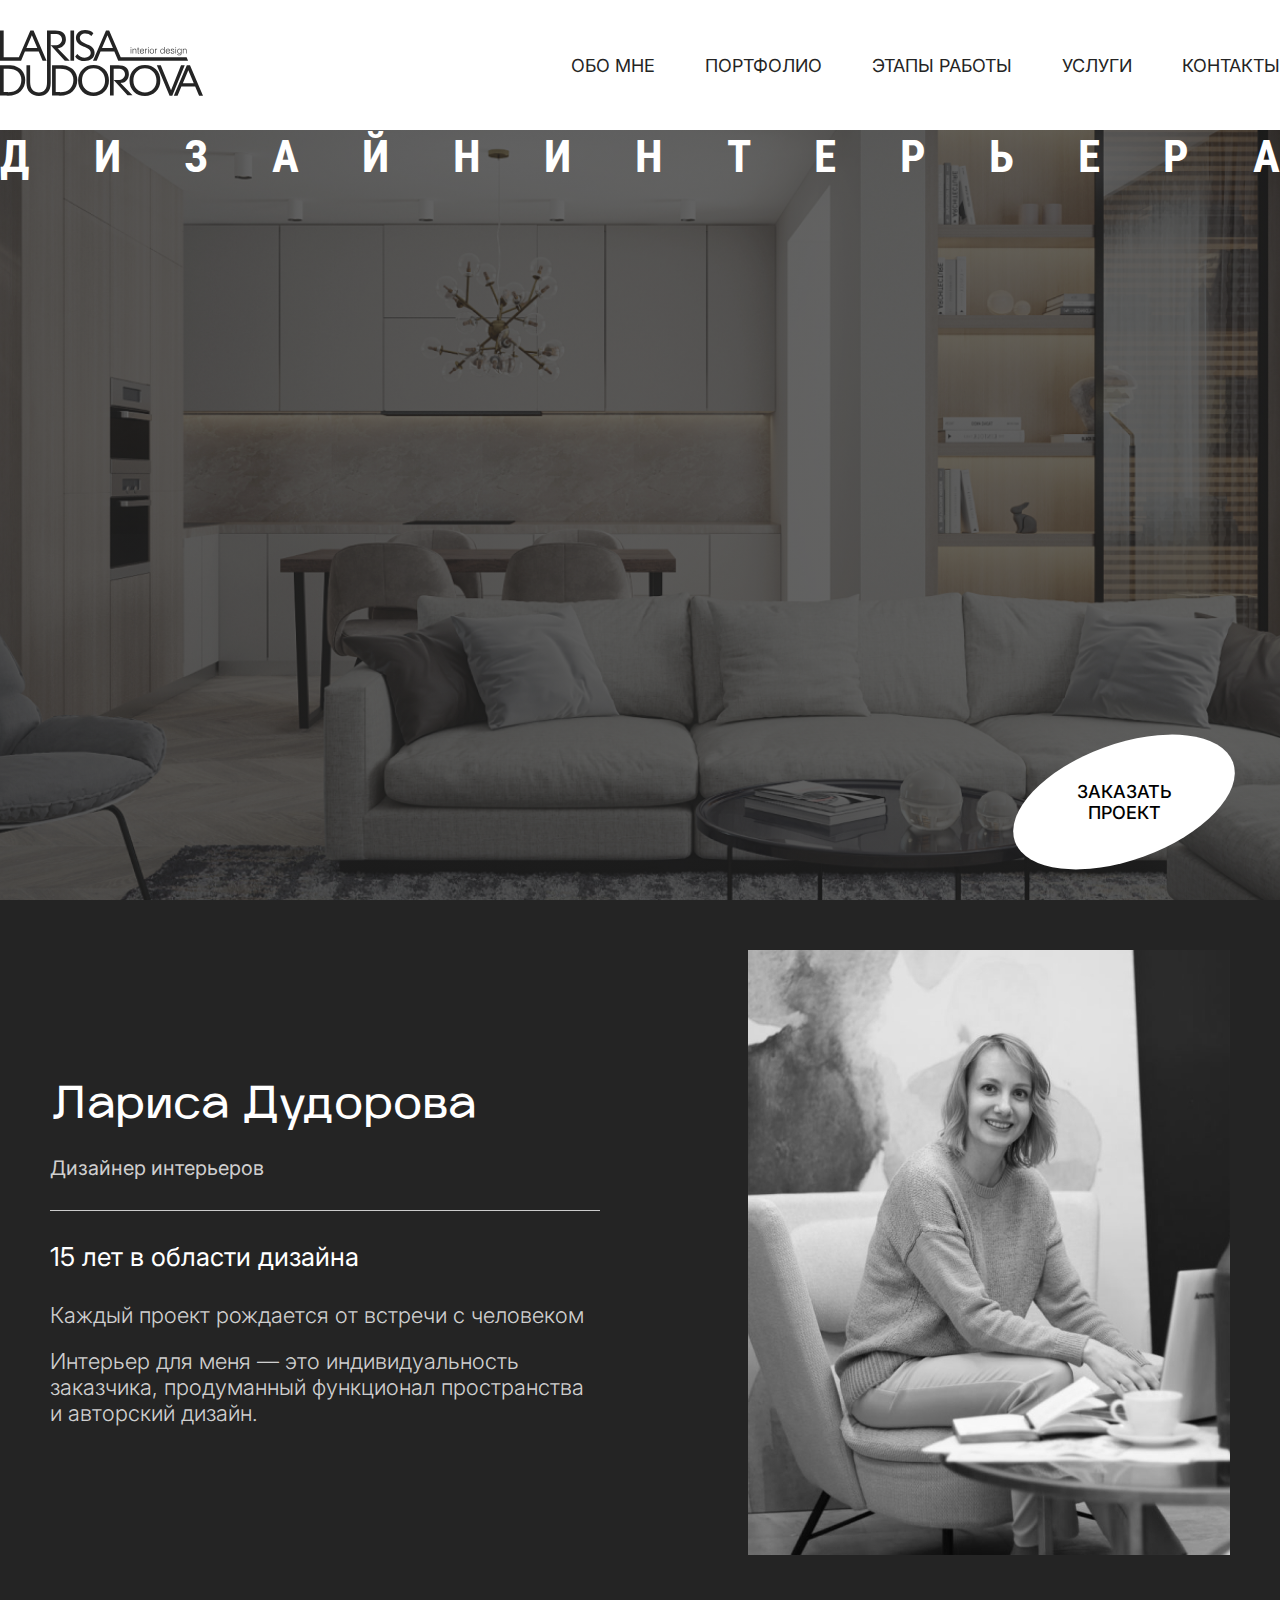
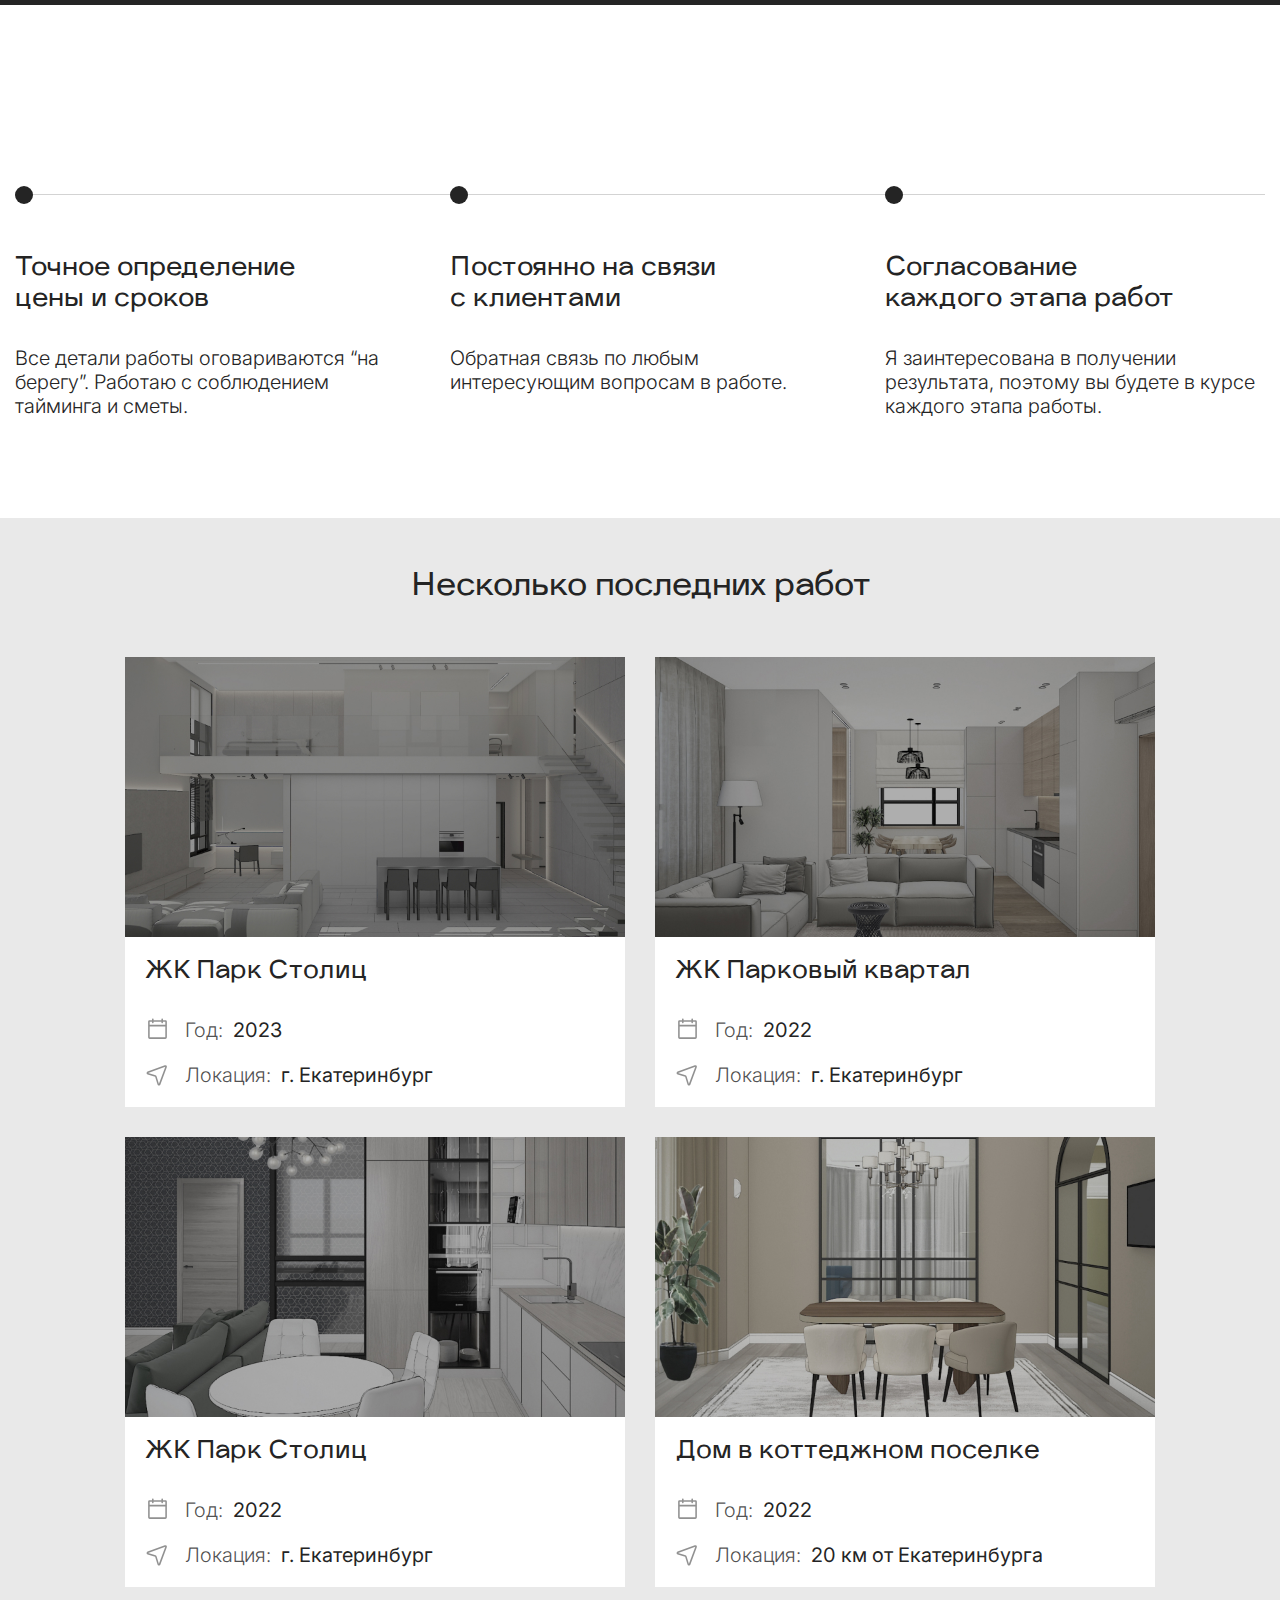
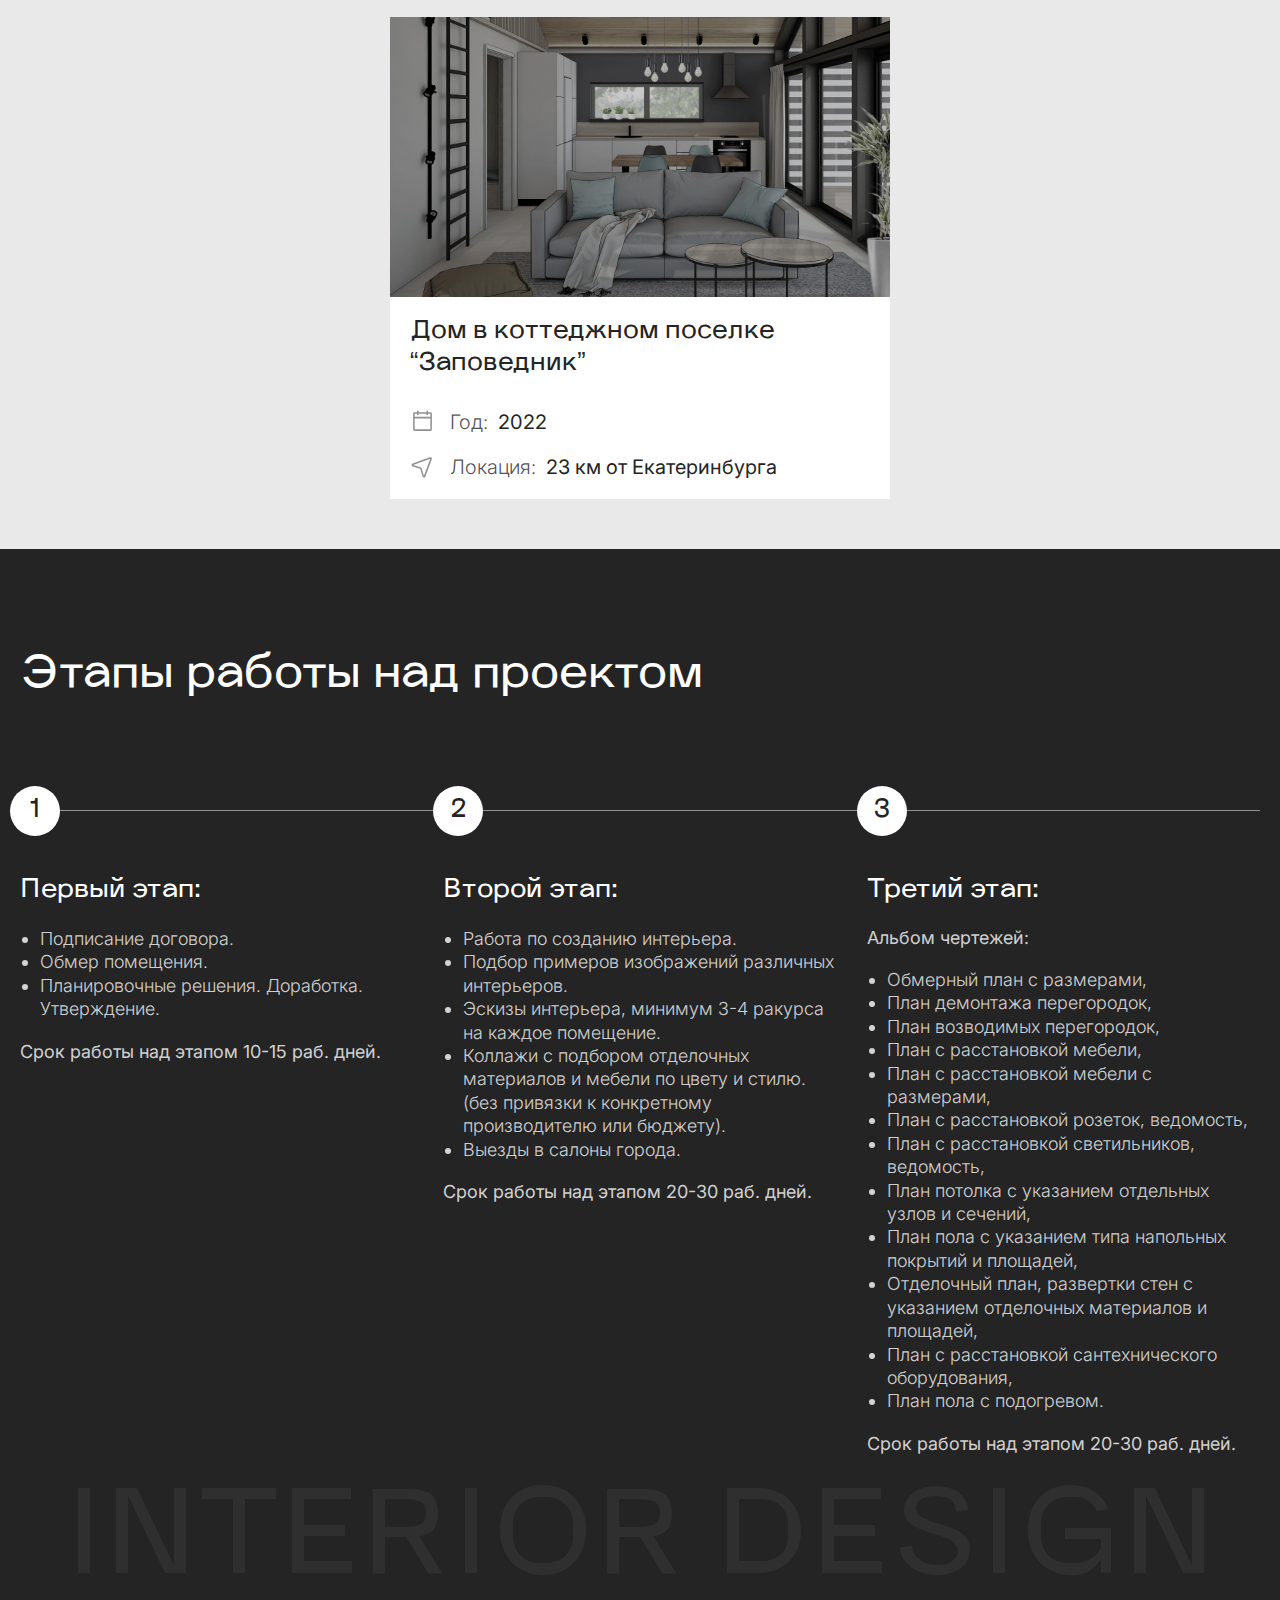
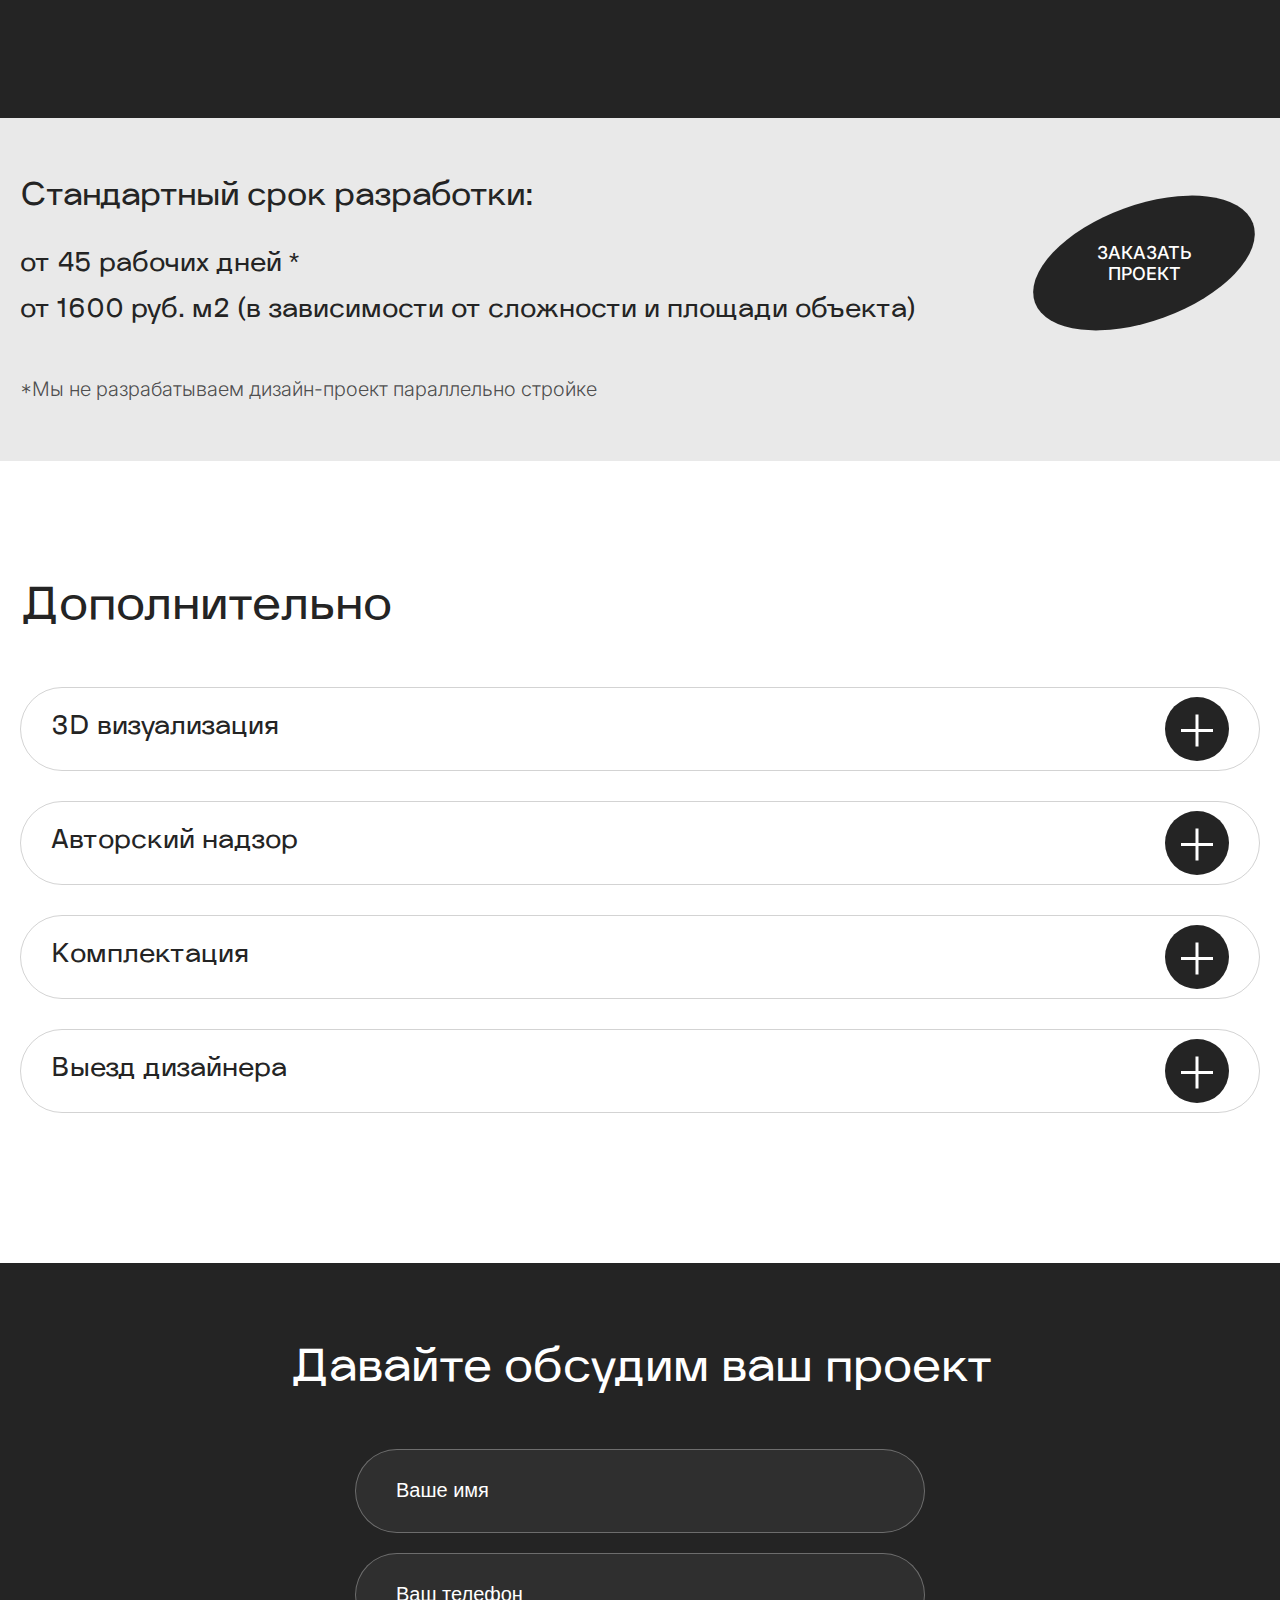
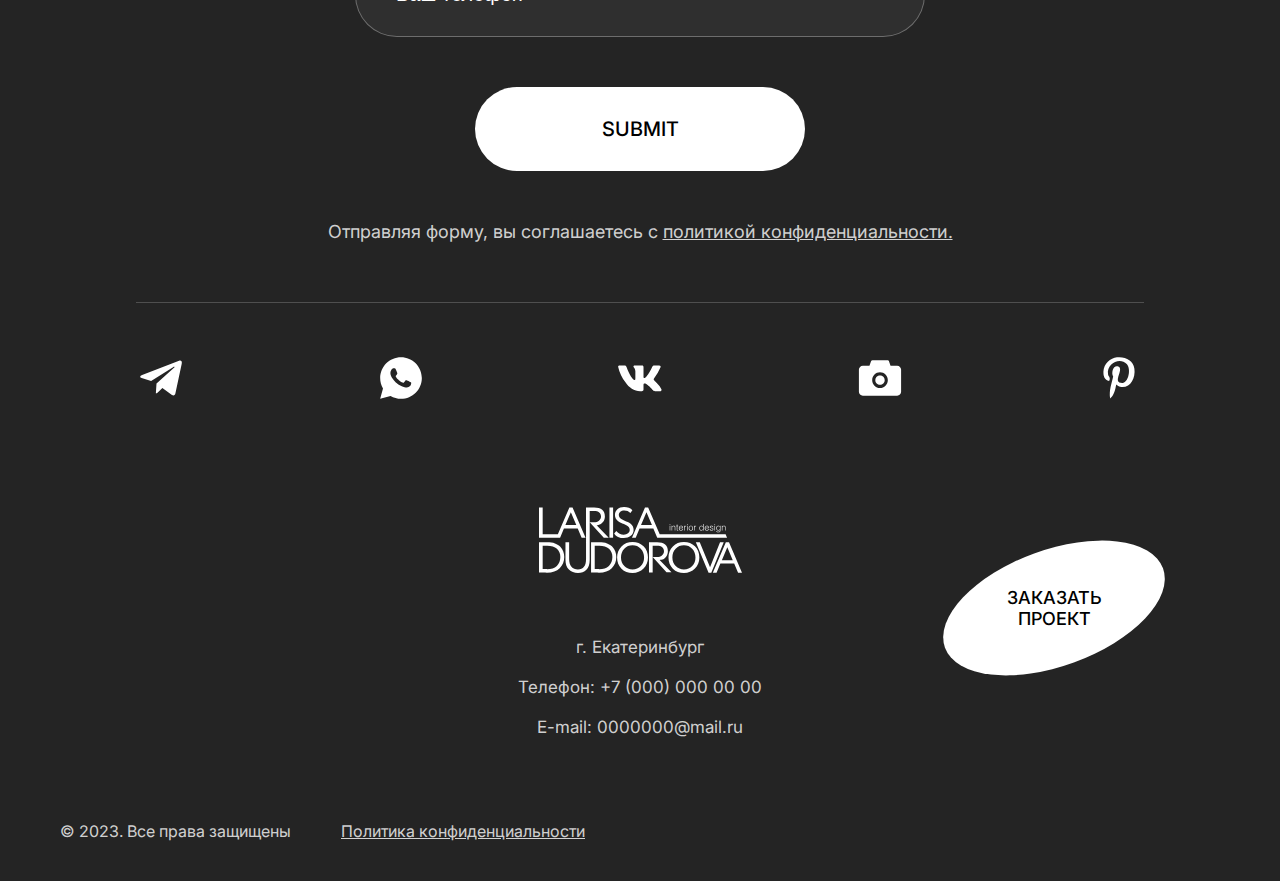
<file: index.html>
<!DOCTYPE html>
<html lang="ru">
<head>
    <meta charset="UTF-8">
    <meta name="viewport" content="width=device-width, initial-scale=1.0">
    <link rel="stylesheet" href="./css/reset.css">
    <link rel="stylesheet" href="https://cdn.jsdelivr.net/npm/swiper@10/swiper-bundle.min.css"/>
    <link rel="stylesheet" href="./fonts/racama.css">
    <link rel="stylesheet" href="./css/style.css">
    <title>Дизайт интерьера</title>
</head>
<body>
    <div class="wrapper">

        

        <header class="header">
            <div class="container header__inner">
                <a href="./index.html">
                    <img src="./images/icon/logo-var1.svg" alt="">
                </a>
                <nav class="menu">
                    <ul> 
                        <li>
                            <a href="#about">Обо мне</a>
                        </li>
                        <li>
                            <a href="#">Портфолио</a>
                        </li>
                        <li>
                            <a href="#">Этапы работы</a>
                        </li>
                        <li>
                            <a href="#">Услуги</a>
                        </li>
                        <li>
                            <a href="#">контакты</a>
                        </li>
                    </ul>
                </nav>
                <div class="navigation">
                    <input type="checkbox" class="navigation__toggle" id="navin-toggle">
                    <label for="navin-toggle" class="navigation__button">
                        <span class="navigation__icon"></span>
                    </label>
                    <div class="navigation__background"></div>
                    <nav class="navigation__nav">
                        <ul>
                            <li><a href="#about">Обо мне</a></li>
                            <li><a href="#">Портфолио</a></li>
                            <li><a href="#">Этапы работы</a></li>
                            <li><a href="#">Услуги</a></li>
                            <li><a href="#">контакты</a></li>
                        </ul>
                        <div class="navigation__social-block">
                            <a href="">
                                <img src="./images/icon/telegram-icon.svg" alt="">
                            </a>
                            <a href="">
                                <img src="./images/icon/whatsapp-icon.svg" alt="">
                            </a>
                            <a href="">
                                <img src="./images/icon/vk-icon.svg" alt="">
                            </a>
                            <a href="">
                                <img src="./images/icon/photoaparat-icon.svg" alt="">
                            </a>
                            <a href="">
                                <img src="./images/icon/pinterest-icon.svg" alt="">
                            </a>
                        </div>
                        <a href="tel:+70000000000">Телефон: +7 (000) 000 00 00</a>
                    </nav>
                    
                </div>
            </div>
        </header>

        <main class="main">
            <section class="top">
                <div class="container top__inner">
                    <div class="top__head-title">
                        <!-- <h2 class="top__title">Дизайнинтерьера</h2> -->
                        <span>Д</span><span>И</span><span>з</span><span>а</span><span>й</span><span>н</span>
                        <span>и</span><span>н</span><span>т</span><span>е</span><span>р</span><span>ь</span><span>е</span><span>р</span><span>а</span>
                    </div>
                    <button class="button top__button  js-order">
                        <p>Заказать проект</p>
                    </button>
                </div>
            </section>

            <section id="about" class="about">
                <div class="container about__inner">
                        <div class="about__inner-content">
                            <h2 class="about__inner-content-title">Лариса Дудорова</h2>
                            <p>Дизайнер интерьеров</p>
                            <hr>
                            <p>15 лет в области дизайна</p>
                            <p>Каждый проект рождается от встречи с человеком</p>
                            <p>
                                Интерьер для меня — это индивидуальность заказчика, 
                                продуманный функционал пространства и авторский дизайн.
                            </p>
                        </div>
                        <img src="./images/about-photo.jpg" alt="">
                </div>
            </section>

            <section class="advantages">
                <div class="container">
                    <div class="advantages__inner">
                        <div class="advantages__card">
                            <h3 class="advantages__card-title">
                                Точное определение цены и сроков
                            </h3>
                            <p>
                                Все детали работы оговариваются
                                “на берегу”. Работаю с соблюдением тайминга и сметы.  
                            </p>
                            <span class="advantages__decor"></span>
                        </div>
                        <div class="advantages__card">
                            <h3 class="advantages__card-title">
                                Постоянно на связи с клиентами
                            </h3>
                            <p>
                                Обратная связь по любым интересующим вопросам в работе.
                            </p>
                            <span class="advantages__decor"></span>
                        </div>
                        <div class="advantages__card">
                            <h3 class="advantages__card-title">
                                Согласование каждого этапа работ
                            </h3>
                            <p>
                                Я заинтересована в получении результата, 
                                поэтому вы будете в курсе каждого этапа работы.
                            </p>
                            <span class="advantages__decor"></span>
                        </div>
                    </div>
                </div>
            </section>

            <section class="portfolio">
                <div class="container">
                    <h2 class="portfolio__title">
                        Несколько последних работ
                    </h2>
                    <div class="portfolio__inner">
                        <div class="portfolio__card js-orders">
                            <div class="portfolio__card-content">
                                <h4 class="portfolio__card-content-title">ЖК Парк Столиц</h4>
                                <p>Год: <span>2023</span></p>
                                <p>Локация: <span>г. Екатеринбург</span></p>
                            </div>
                            <img src="./images/portfolio-img.jpg" alt="">
                        </div>
                        <div class="portfolio__card js-orders">
                            <div class="portfolio__card-content">
                                <h4 class="portfolio__card-content-title">ЖК Парковый квартал</h4>
                                <p>Год: <span>2022</span></p>
                                <p>Локация: <span>г. Екатеринбург</span></p>
                            </div>
                            <img src="./images/portfolio-img2.jpg" alt="">
                        </div>
                        <div class="portfolio__card js-orders">
                            <div class="portfolio__card-content">
                                <h4 class="portfolio__card-content-title">ЖК Парк Столиц</h4>
                                <p>Год: <span>2022</span></p>
                                <p>Локация: <span>г. Екатеринбург</span></p>
                            </div>
                            <img src="./images/portfolio-img3.jpg" alt="">
                        </div>
                        <div class="portfolio__card js-orders">
                            <div class="portfolio__card-content">
                                <h4 class="portfolio__card-content-title">Дом в коттеджном поселке</h4>
                                <p>Год: <span>2022</span></p>
                                <p>Локация: <span>20 км от Екатеринбурга</span></p>
                            </div>
                            <img src="./images/portfolio-img4.jpg" alt="">
                        </div>
                        <div class="portfolio__card js-orders">
                            <div class="portfolio__card-content">
                                <h4 class="portfolio__card-content-title">Дом в коттеджном поселке <br> “Заповедник”</h4>
                                <p>Год: <span>2022</span></p>
                                <p>Локация: <span>23 км от Екатеринбурга</span></p>
                            </div>
                            <img src="./images/portfolio-img5.jpg" alt="">
                        </div>
                    </div>
                </div>
            </section>

            <section class="stages">
                <div class="container stages__in">
                    <h2 class="stages__title">
                        Этапы работы над проектом
                    </h2>
                    <div class="stages__inner">
                        <div class="stages__inner-box">
                            <h3 class="stages__inner-box-title">
                                Первый этап:
                            </h3>
                            <ul>
                                <li>Подписание договора.</li>
                                <li>Обмер помещения.</li>
                                <li>Планировочные решения. Доработка. Утверждение.</li>
                            </ul>
                            <p>Срок работы над этапом 10-15 раб. дней.</p>
                            <span class="stages__inner-span">1</span>
                        </div>
                        <div class="stages__inner-box">
                            <h3 class="stages__inner-box-title">
                                Второй этап:
                            </h3>
                            <ul>
                                <li>Работа по созданию интерьера.</li>
                                <li>Подбор примеров изображений различных интерьеров.</li>
                                <li>Эскизы интерьера, минимум 3-4 ракурса на каждое помещение.</li>
                                <li>Коллажи с подбором отделочных материалов и мебели по цвету и стилю. (без привязки к конкретному производителю или бюджету).</li>
                                <li>Выезды в салоны города.</li>
                            </ul>
                            <p>Срок работы над этапом 20-30 раб. дней.</p>
                            <span class="stages__inner-span">2</span>
                        </div>
                        <div class="stages__inner-box">
                            <h3 class="stages__inner-box-title">
                                Третий этап:
                            </h3>
                            <span class="stages__inner-box-subtitle">
                                Альбом чертежей:
                            </span>
                            <ul>
                                <li>Обмерный план с размерами, </li>
                                <li>План демонтажа перегородок, </li>
                                <li>План возводимых перегородок, </li>
                                <li>План с расстановкой мебели, </li>
                                <li>План с расстановкой мебели с размерами, </li>
                                <li>План с расстановкой розеток, ведомость,  </li>
                                <li>План с расстановкой светильников, ведомость,  </li>
                                <li>План потолка с указанием отдельных узлов и сечений,  </li>
                                <li>План пола с указанием типа напольных покрытий и площадей,  </li>
                                <li>Отделочный план, развертки стен с указанием отделочных материалов и площадей,</li>
                                <li>План с расстановкой сантехнического оборудования, </li>
                                <li>План пола с подогревом. </li>
                            </ul>
                            <p>Срок работы над этапом 20-30 раб. дней.</p>
                            <span class="stages__inner-span">3</span>
                        </div>
                    </div>
                    <p>interior design</p>
                </div>
            </section>

            <sectio class="time">
                <div class="time__wrap">
                    <div class="container time__inner">
                        <h3 class="time__title">Стандартный срок разработки:</h3>
                        <div class="time__text">
                            <p>от 45 рабочих дней * </p>
                            <p>от 1600 руб. м2 (в зависимости от сложности и площади объекта)</p>
                        </div>
                        <p>*Мы не разрабатываем дизайн-проект параллельно стройке</p>
                        <button class="button time__button button_o js-order">
                            <p>Заказать проект</p>
                        </button>
                    </div>
                </div>
            </sectio>

            <section class="question">
                <div class="container qestion__inner">
                    <h2 class="question__title section-title">
                        Дополнительно
                    </h2>
                    <div class="question__conten data-one-spoller">
                        <div id="accordion" class="accordion">
                            <div class="accordion__item">
                                <div class="accordion__header">
                                    3D визуализация
                                    <div class="accordeon__header-btn"> 
                                        <span> </span>
                                        <span></span>
                                    </div>
                                </div>
                                <div class="accordion__body">
                                    <div class="accordion__content">
                                        Lorem ipsum dolor sit amet consectetur adipisicing elit. Obcaecati consequuntur autem, mollitia rem aperiam
                                        fugit eos officia vel quidem quis officiis dolores porro beatae veritatis tenetur. Culpa ex libero a!
                                    </div>
                                </div>
                            </div>
                            <div class="accordion__item">
                                <div class="accordion__header">
                                    Авторский надзор
                                    <div class="accordeon__header-btn"> 
                                        <span> </span>
                                        <span></span>
                                    </div>
                                </div>
                                <div class="accordion__body">
                                    <div class="accordion__content">
                                    Lorem ipsum dolor sit amet consectetur adipisicing elit. Ea dignissimos a autem perspiciatis sit eum
                                    exercitationem expedita omnis ipsam voluptate veritatis dolores similique eligendi, earum quasi officia in
                                    facilis dolorum!
                                    </div>
                                </div>
                            </div>
                            <div class="accordion__item">
                                <div class="accordion__header">
                                    Комплектация
                                    <div class="accordeon__header-btn"> 
                                        <span> </span>
                                        <span></span>
                                    </div>
                                </div>
                                <div class="accordion__body">
                                    <div class="accordion__content">
                                        Lorem ipsum, dolor sit amet consectetur adipisicing elit. Dicta pariatur dolore consectetur perferendis libero
                                        nam sit magni voluptatibus voluptates autem nesciunt, praesentium quidem deserunt ipsa totam esse ullam? Quod,
                                        maiores!<br><br>
                                        Lorem ipsum, dolor sit amet consectetur adipisicing elit. Dicta pariatur dolore consectetur perferendis libero
                                        nam sit magni voluptatibus voluptates autem nesciunt, praesentium quidem deserunt ipsa totam esse ullam? Quod,
                                        maiores!<br><br>
                                        Lorem ipsum, dolor sit amet consectetur adipisicing elit. Dicta pariatur dolore consectetur perferendis libero
                                        nam sit magni voluptatibus voluptates autem nesciunt, praesentium quidem deserunt ipsa totam esse ullam? Quod,
                                        maiores!
                                    </div>
                                </div>
                            </div>
                            <div class="accordion__item">
                                <div class="accordion__header">
                                    Выезд дизайнера
                                    <div class="accordeon__header-btn"> 
                                        <span> </span>
                                        <span></span>
                                    </div>
                                </div>
                                <div class="accordion__body">
                                    <div class="accordion__content">
                                        Lorem ipsum, dolor sit amet consectetur adipisicing elit. Dicta pariatur dolore consectetur perferendis libero
                                        nam sit magni voluptatibus voluptates autem nesciunt, praesentium quidem deserunt ipsa totam esse ullam? Quod,
                                        maiores!<br><br>
                                        Lorem ipsum, dolor sit amet consectetur adipisicing elit. Dicta pariatur dolore consectetur perferendis libero
                                        nam sit magni voluptatibus voluptates autem nesciunt, praesentium quidem deserunt ipsa totam esse ullam? Quod,
                                        maiores!<br><br>
                                        Lorem ipsum, dolor sit amet consectetur adipisicing elit. Dicta pariatur dolore consectetur perferendis libero
                                        nam sit magni voluptatibus voluptates autem nesciunt, praesentium quidem deserunt ipsa totam esse ullam? Quod,
                                        maiores!
                                    </div>
                                </div>
                            </div>
            
                        </div>
                    </div>
                </div>
            </section>


        </main>

        <footer class="footer">
            <div class="container footer__inner">
                <h2 class="footer__title">Давайте обсудим ваш проект</h2>
                <form class="footer__form">
                    <div class="footer__form-box">
                        <div class="footer__form-box-in">
                            <input class="footer__form-box-input" type="text" name="name" id="name" placeholder="Ваше имя">
                            <input class="footer__form-box-input" type="tel"  name="phone" id="phone" placeholder="Ваш телефон">
                        </div>
                        <input class="footer__form-box-submit" type="submit">
                    </div>
                    <p>
                        Отправляя форму, вы соглашаетесь с
                        <a href="#">политикой конфиденциальности.</a>
                    </p>
                </form>
                <div class="footer__social-block">
                    <a href="#">
                        <img src="./images/icon/telegram-icon.svg" alt="">
                    </a>
                    <a href="#">
                        <img src="./images/icon/whatsapp-icon.svg" alt="">
                    </a>
                    <a href="#">
                        <img src="./images/icon/vk-icon.svg" alt="">
                    </a>
                    <a href="#">
                        <img src="./images/icon/photoaparat-icon.svg" alt="">
                    </a>
                    <a href="#">
                        <img src="./images/icon/pinterest-icon.svg" alt="">
                    </a>
                </div>
                <div class="footer__content">
                    <a href="./index.html">
                        <img src="./images/icon/logo-var2.svg" alt="">
                    </a>
                    <p>г. Екатеринбург</p>
                    <a href="#">Телефон: +7 (000) 000 00 00</a>
                    <a href="#">E-mail: 0000000@mail.ru</a>
                </div>
                <div class="footer__copyrig">
                    <p>© 2023. Все права защищены</p>
                    <a href="#">Политика конфиденциальности</a>
                </div>
                <button class="button footer__buttom button_o js-order">
                    <p>Заказать проект</p>
                </button>
            </div>

        </footer>

        <div class="modal">
            <div class="modal__main">
                <div class="modal__wrapper">
                    <div class="modal__content">
                        <h2 class="modal__title">
                            Давайте обсудим ваш проект
                        </h2>
                        <form class="modal__form">
                            <input type="text" class="modal__input" name="name" id="name" placeholder="Ваше имя">
                            <input type="tel" class="modal__input" name="phone" id="phone" placeholder="Ваш телефон">
                            <input type="submit" class="modal__submit">
                            <span class="modal__form-text">
                                Отправляя форму, вы соглашаетесь с
                                <a href="#">политикой конфиденциальности.</a>
                            </span>
                        </form>
                    </div>
                </div>
                <button class=" modal__close" style="background-image: url('./images/icon/klos-cross-icon.svg');">
                </button>
            </div>
        </div>

        <div class="modals">
            <div class="modals__main">
                <div class="modals__wrapper">
                    <div class="swiper mySwiper2">
                        <div class="swiper-wrapper">
                            <div class="swiper-slide">
                                <img src="./images/modal-port-img.jpg" />
                            </div>
                            <div class="swiper-slide">
                                <img src="./images/modal-port-img2.jpg" />
                            </div>
                            <div class="swiper-slide">
                                <img src="./images/modal-port-img3.jpg" />
                            </div>
                            <div class="swiper-slide">
                                <img src="./images/modal-port-img4.jpg" />
                            </div>
                        </div>
                    </div>
                    <div class="swiper mySwiper">
                        <div class="swiper-wrapper">
                            <div class="swiper-slide">
                                <img src="./images/modal-port-img.jpg" />
                            </div>
                            <div class="swiper-slide">
                                <img src="./images/modal-port-img2.jpg" />
                            </div>
                            <div class="swiper-slide">
                                <img src="./images/modal-port-img3.jpg" />
                            </div>
                            <div class="swiper-slide">
                                <img src="./images/modal-port-img4.jpg" />
                            </div>
                        </div>
                        <div class="swiper-button-next"></div>
                        <div class="swiper-button-prev"></div>
                    </div>
                </div>
                <button class="modals__close" style="background-image: url('./images/icon/klos-cross-icon.svg');">
                </button>
            </div>
        </div>


    </div>





    <script src="https://cdn.jsdelivr.net/npm/swiper@10/swiper-bundle.min.js"></script>
    <script src="./js/inputmask.min.js"></script>
    <script src="./js/main.js"></script>
</body>
</html>
</file>
<file: fonts/racama.css>
@font-face {
	font-family: 'Racama';
	src: url('./Racama-Regular.woff2') format('woff2') url('./Racama-Regular.woff') format('woff');
	src: url('./ofont.ru_Racama.ttf') format('truetype');
	font-weight: 400;
	font-style: normal;
}
</file>
<file: css/style.css>
@import url("https://fonts.googleapis.com/css2?family=Inter:wght@300;400;500&display=swap");
@import url("https://fonts.googleapis.com/css2?family=Roboto+Condensed:wght@700&display=swap");
*, ::after, ::before {
  margin: 0;
  padding: 0;
  box-sizing: border-box;
}

html, body {
  height: 100%;
}

body {
  color: #242424;
  background-color: #FFFFFF;
  font-family: "Inter", sans-serif;
  font-weight: 400;
  font-size: 17px;
  font-style: normal;
  line-height: normal;
}

.wrapper {
  min-height: 100%;
  display: flex;
  flex-direction: column;
  overflow: hidden;
}

.container {
  max-width: 1520px;
  margin: 0 auto;
  position: relative;
}

.main {
  flex-grow: 1;
}

a {
  text-decoration: none;
}

.button {
  border-radius: 100%;
  width: 232px;
  height: 116px;
  background-position: center;
  background-repeat: no-repeat;
  background-size: cover;
  background-color: #FFFFFF;
  transform: rotate(-20deg);
  font-family: "Inter", sans-serif;
  font-weight: 500;
  border: 0;
  position: absolute;
  bottom: 40px;
  right: 40px;
  cursor: pointer;
}
.button > p {
  max-width: 96px;
  margin: 0;
  font-size: 18px;
  font-weight: 500;
  display: inline-block;
  text-transform: uppercase;
  transform: rotate(20deg);
}

@media (max-width: 1024px) {
  .button {
    width: 170px;
    height: 90px;
    bottom: 20px;
    right: 20px;
  }
}
.menu > ul {
  display: flex;
  gap: 70px;
}
.menu > ul li {
  text-transform: uppercase;
}
.menu > ul a {
  color: #242424;
  font-size: 18px;
}

@media (max-width: 1440px) {
  .menu > ul {
    gap: 50px;
  }
}
@media (max-width: 1024px) {
  .menu {
    display: none;
  }
}
.modal {
  display: none;
  position: fixed;
  z-index: 50;
  inset: 0;
  background-color: rgba(36, 36, 36, 0.7);
  cursor: pointer;
  overflow-y: auto;
}
.modal__main {
  position: relative;
  margin: auto;
  width: 100%;
  max-width: 828px;
  background-color: #FFFFFF;
  cursor: default;
  overflow: hidden;
}
.modal__wrapper {
  padding: 90px 62px;
}
.modal__content {
  max-width: 705px;
  display: flex;
  flex-direction: column;
  justify-content: center;
  align-items: center;
  text-align: center;
}
.modal__wrapper-input:last-child {
  margin-right: 0;
}
.modal__title {
  margin-bottom: 55px;
  font-family: "Racama", sans-serif;
  font-weight: 400;
  font-size: 46px;
}
.modal__form {
  width: 655px;
  display: flex;
  flex-direction: column;
}
.modal__input {
  width: 100%;
  height: 84px;
  border: 1px solid #E4E4E4;
  border-radius: 50px;
  padding: 30px 40px;
  margin-bottom: 20px;
  border: 1px solid rgba(36, 36, 36, 0.2);
  background: rgba(36, 36, 36, 0.05);
  font-size: 20px;
  font-family: "Inter" sans-serif;
}
.modal__input:nth-last-child(2) {
  margin-bottom: 30px;
}
.modal__input:hover {
  border: 1px solid #242424;
  background: rgba(36, 36, 36, 0.05);
  transition: 0.3s;
}
.modal__input::placeholder {
  font-family: "Inter" sans-serif;
  font-size: 20px;
  font-style: normal;
  font-weight: 300;
  line-height: normal;
  color: #242424;
}
.modal__submit {
  border-radius: 50px;
  background: #242424;
  height: 84px;
  color: #FFFFFF;
  font-size: 20px;
  font-family: "Inter", sans-serif;
  font-weight: 500;
  text-transform: uppercase;
  margin-bottom: 30px;
}
.modal__submit:hover {
  background: transparent;
  color: #242424;
  border: #242424 1px solid;
  transition: 0.3s;
}
.modal__form-text {
  color: rgba(36, 36, 36, 0.8);
  font-weight: 300;
  font-size: 18px;
}
.modal__form-text > a {
  text-decoration: underline;
  margin-bottom: 3px;
  color: rgba(36, 36, 36, 0.8);
}
.modal__close {
  width: 45px;
  height: 45px;
  position: absolute;
  padding: 0;
  top: 40px;
  right: 40px;
  border: 0;
  background-color: transparent;
  background-position: center;
  background-repeat: no-repeat;
  line-height: 0;
  cursor: pointer;
  text-align: center;
}

@media (max-width: 1260px) {
  .modal__main {
    max-width: 700px;
    border-radius: 20px;
  }
  .modal__wrapper {
    padding: 50px;
    display: flex;
    justify-content: center;
  }
  .modal__content {
    max-width: 600px;
  }
  .modal__title {
    margin-bottom: 40px;
    font-size: 35px;
  }
  .modal__form {
    width: 600px;
    align-items: center;
  }
  .modal__input {
    width: 100%;
    height: 60px;
  }
  .modal__submit {
    height: 60px;
    color: #FFFFFF;
    font-size: 20px;
    width: 400px;
  }
  .modal__form-text {
    font-size: 16px;
  }
  .modal__close {
    width: 30px;
    height: 30px;
    top: 20px;
    right: 20px;
  }
}
@media (max-width: 1024px) {
  .modal__main {
    max-width: 550px;
  }
  .modal__wrapper {
    padding: 50px;
  }
  .modal__content {
    max-width: 400px;
  }
  .modal__title {
    margin-bottom: 30px;
    font-size: 30px;
  }
  .modal__form {
    width: 450px;
  }
  .modal__input {
    width: 100%;
    height: 60px;
  }
  .modal__submit {
    height: 60px;
    color: #FFFFFF;
    font-size: 20px;
    width: 300px;
  }
  .modal__form-text {
    font-size: 16px;
  }
  .modal__close {
    width: 20px;
    height: 20px;
    top: 15px;
    right: 15px;
  }
}
@media (max-width: 768px) {
  .modal__main {
    max-width: 450px;
  }
  .modal__wrapper {
    padding: 30px;
  }
  .modal__content {
    max-width: 350px;
  }
  .modal__title {
    margin-bottom: 30px;
    font-size: 25px;
  }
  .modal__form {
    width: 350px;
  }
  .modal__input {
    width: 100%;
    height: 50px;
  }
  .modal__input::placeholder {
    font-size: 18px;
  }
  .modal__submit {
    height: 50px;
    color: #FFFFFF;
    font-size: 18px;
    width: 100%;
  }
  .modal__form-text {
    font-size: 14px;
  }
}
@media (max-width: 500px) {
  .modal__main {
    width: 90%;
  }
  .modal__wrapper {
    padding: 40px 10px;
  }
  .modal__content {
    width: 100%;
  }
  .modal__title {
    margin-bottom: 20px;
    font-size: 25px;
  }
  .modal__form {
    width: 100%;
  }
  .modal__input {
    width: 100%;
    height: 40px;
  }
  .modal__input::placeholder {
    font-size: 16px;
  }
  .modal__submit {
    height: 50px;
    color: #FFFFFF;
    font-size: 18px;
    width: 100%;
  }
  .modal__form-text {
    font-size: 14px;
  }
}
.modals {
  display: none;
  position: fixed;
  z-index: 50;
  inset: 0;
  background-color: rgba(36, 36, 36, 0.7);
  cursor: pointer;
  overflow-y: auto;
}
.modals__main {
  position: relative;
  margin: auto;
  max-width: 944px;
  background-color: #FFFFFF;
  width: 100%;
  cursor: default;
  overflow: hidden;
}
.modals__wrapper {
  padding: 50px 70px;
}
.modals__content {
  max-width: 705px;
  display: flex;
  flex-direction: column;
  justify-content: center;
  align-items: center;
  text-align: center;
}
.modals__close {
  width: 45px;
  height: 45px;
  position: absolute;
  padding: 0;
  top: 15px;
  right: 15px;
  line-height: 0;
  border: 0;
  background-color: transparent;
  background-position: center;
  background-repeat: no-repeat;
  cursor: pointer;
  text-align: center;
}

.swiper-button-prev,
.swiper-button-next {
  width: 50px;
  height: 50px;
  background-image: url("../images/icon/arow-slider.svg");
  background-position: center;
  display: flex;
  justify-content: center;
  align-items: center;
  position: absolute;
}

.swiper-button-prev {
  left: 0;
}

.swiper-button-next {
  transform: rotate(180deg);
  right: 0;
}

.swiper-button-prev:after,
.swiper-button-next:after {
  display: none;
}

.swiper-slide {
  background: transparent;
  display: flex;
  justify-content: space-between;
  align-items: start;
  border-radius: 20px;
}

.swiper {
  width: 804px;
  height: 100%;
}

.swiper-wrapper {
  position: relative;
}

.swiper-slide {
  text-align: center;
  font-size: 18px;
  background: #FFFFFF;
  display: flex;
  justify-content: center;
  align-items: center;
}

.swiper-slide img {
  display: block;
  max-width: 804px;
  height: 100%;
  object-fit: cover;
}

.swiper {
  max-width: 804px;
  height: 300px;
  margin-left: auto;
  margin-right: auto;
}

.swiper-slide {
  background-size: cover;
  background-position: center;
}

.mySwiper2 {
  height: 80%;
  width: 100%;
  padding: 0;
  margin-bottom: 28px;
}

.mySwiper2 img {
  height: 80%;
  width: 100%;
}

.mySwiper {
  max-width: 804px;
  max-height: 142px;
  box-sizing: border-box;
  padding: 0 50px;
}

.mySwiper .swiper-slide {
  max-width: 804px;
  height: 100%;
  opacity: 0.6;
}

.mySwiper .swiper-slide-thumb-active {
  opacity: 1;
}

.swiper-slide img {
  display: block;
  width: 100%;
  height: 100%;
  object-fit: cover;
}

.swiper-slide .swiper-slide-visible .swiper-slide-active .swiper-slide-thumb-active {
  max-width: 223px;
}

@media (max-width: 1024px) {
  .modals__main {
    width: 95%;
  }
  .modals__wrapper {
    padding: 50px;
  }
  .modals__close {
    width: 35px;
    height: 35px;
    top: 15px;
    right: 15px;
  }
  .swiper {
    width: 95%;
    height: 100%;
  }
}
@media (max-width: 800px) {
  .modals__main {
    width: 95%;
  }
  .modals__wrapper {
    padding: 50px 30px;
  }
  .modals__close {
    width: 25px;
    height: 25px;
    top: 15px;
    right: 15px;
  }
  .swiper {
    width: 95%;
    height: 100%;
  }
}
@media (max-width: 650px) {
  .modals__main {
    width: 95%;
  }
  .modals__wrapper {
    padding: 30px 15px;
  }
  .modals__close {
    width: 15px;
    height: 15px;
    top: 10px;
    right: 10px;
  }
  .swiper {
    width: 100%;
    height: 100%;
  }
  .mySwiper2 {
    margin-bottom: 15px;
  }
}
.navigation {
  display: none;
}
.navigation__toggle {
  display: none;
}
.navigation__button {
  background: rgba(36, 36, 36, 0.3);
  height: 60px;
  width: 60px;
  border-radius: 50%;
  position: absolute;
  top: 5px;
  right: 15px;
  z-index: 200;
  text-align: center;
  cursor: pointer;
}
.navigation__background {
  width: 60px;
  height: 60px;
  border-radius: 50%;
  background: rgba(36, 36, 36, 0.8);
  position: absolute;
  right: 15px;
  top: 5px;
  z-index: 100;
  transition: all 0.7s;
  /* transform: scale(80) */
}
.navigation__nav {
  height: 100vh;
  position: fixed;
  top: 0;
  right: 0;
  z-index: 150;
  opacity: 0;
  width: 0;
  transition: all 0.3s cubic-bezier(0.68, -0.6, 0.32, 1.6);
}
.navigation__nav > ul {
  position: absolute;
  top: 40%;
  left: 50%;
  transform: translate(-50%, -50%);
  list-style: none;
  width: 100%;
}
.navigation__nav > ul li {
  text-align: center;
}
.navigation__nav > ul li:not(:last-child) {
  margin-bottom: 20px;
}
.navigation__nav > ul a:link, .navigation__nav > ul a:visited {
  font-size: 46px;
  color: #FFFFFF;
  font-family: "Racama", sans-serif;
  font-weight: 400;
  letter-spacing: 5px;
  text-decoration: none;
  text-transform: uppercase;
  background: linear-gradient(120deg, transparent 0%, transparent 50%, #FFFFFF 50%);
  background-size: 220%;
  padding: 15px 20px;
  transition: all 0.4s;
  display: inline-block;
}
.navigation__nav > ul a:hover, .navigation__nav > ul a:active {
  background-position: 100%;
  color: #242424;
  transform: translateX(1rem);
}
.navigation__nav > a {
  position: absolute;
  text-align: center;
  color: #FFFFFF;
  font-family: "Racama", sans-serif;
  font-weight: 400;
  font-size: 25px;
  top: 90%;
  left: 50%;
  transform: translate(-50%, -50%);
}
.navigation__social-block {
  max-width: 500px;
  position: absolute;
  display: flex;
  margin: 0 auto;
  gap: 0 20px;
  justify-content: center;
  top: 77%;
  left: 50%;
  transform: translate(-50%, -50%);
}
.navigation__toggle:checked ~ .navigation__background {
  transform: scale(80);
}
.navigation__toggle:checked ~ .navigation__nav {
  width: 100%;
  opacity: 1;
}
.navigation__icon {
  position: relative;
  margin-top: 30px;
}
.navigation__icon, .navigation__icon::before, .navigation__icon::after {
  width: 22px;
  height: 2px;
  background: #FFFFFF;
  display: inline-block;
}
.navigation__icon::before, .navigation__icon::after {
  content: "";
  position: absolute;
  left: 0;
  top: 0;
  transition: all 0.2s;
}
.navigation__icon::before {
  top: -0.5rem;
}
.navigation__icon::after {
  top: 0.5rem;
}
.navigation__button:hover .navigation__icon::before {
  top: -0.7rem;
}
.navigation__button:hover .navigation__icon::after {
  top: 0.7rem;
}
.navigation__toggle:checked + .navigation__button .navigation__icon {
  background: transparent;
}
.navigation__toggle:checked + .navigation__button .navigation__icon::before {
  top: 0;
  transform: rotate(135deg);
}
.navigation__toggle:checked + .navigation__button .navigation__icon::after {
  top: 0;
  transform: rotate(-135deg);
}

@media (max-width: 1024px) {
  .navigation {
    display: flex;
  }
}
@media (max-width: 768px) {
  .navigation__nav > ul li:not(:last-child) {
    margin-bottom: 15px;
  }
  .navigation__nav > ul a:link, .navigation__nav > ul a:visited {
    font-size: 40px;
    letter-spacing: 3px;
  }
  .navigation__nav > a {
    font-size: 22px;
  }
  .navigation__social-block {
    gap: 0 15px;
  }
  .navigation__social-block > a img {
    width: 45px;
    height: 45px;
  }
}
@media (max-width: 600px) {
  .navigation__nav > ul a:link, .navigation__nav > ul a:visited {
    font-size: 35px;
    letter-spacing: 1px;
  }
  .navigation__nav > a {
    font-size: 22px;
    top: 82%;
  }
  .navigation__social-block {
    gap: 0 15px;
    top: 73%;
  }
}
@media (max-width: 375px) {
  .navigation__nav > ul a:link, .navigation__nav > ul a:visited {
    font-size: 28px;
  }
  .navigation__nav > a {
    font-size: 14px;
  }
  .navigation__social-block > a img {
    width: 40px;
    height: 40px;
  }
}
.header {
  position: fixed;
  width: 100%;
  left: 0;
  top: 0;
  padding: 30px 0;
  z-index: 5;
  background-color: #fff;
}
.header__inner {
  display: flex;
  justify-content: space-between;
  align-items: center;
}

@media (max-width: 1268px) {
  .header {
    padding: 30px 10px;
  }
}
.footer {
  padding: 80px 0 40px;
  background-color: #242424;
}
.footer__inner {
  position: relative;
}
.footer__title {
  margin-bottom: 50px;
  color: #FFFFFF;
  font-family: "Racama", sans-serif;
  font-weight: 400;
  font-size: 46px;
}
.footer__form {
  margin-bottom: 60px;
}
.footer__form > p {
  color: rgba(255, 255, 255, 0.8);
  font-size: 18px;
}
.footer__form > p > a {
  color: rgba(255, 255, 255, 0.8);
  font-size: 18px;
  text-decoration-line: underline;
}
.footer__form-box {
  display: flex;
  margin-bottom: 30px;
}
.footer__form-box-in {
  display: flex;
  flex-wrap: wrap;
  gap: 20px;
  margin-right: 30px;
}
.footer__form-box-input {
  border-radius: 50px;
  border: 1px solid rgba(255, 255, 255, 0.3);
  background: rgba(255, 255, 255, 0.05);
  padding: 30px 40px;
  width: 570px;
  height: 84px;
  font-size: 20px;
  color: #FFFFFF;
}
.footer__form-box-input:hover {
  transition: 0.3s;
  border-color: #FFFFFF;
}
.footer__form-box-input:active {
  border-color: #FFFFFF;
}
.footer__form-box-input::placeholder {
  font-size: 20px;
  font-style: normal;
  font-weight: 300;
  line-height: normal;
  color: #FFFFFF;
}
.footer__form-box-submit {
  width: 330px;
  border-radius: 50px;
  background: #FFFFFF;
  padding: 30px 103px;
  font-size: 20px;
  font-family: "Inter", sans-serif;
  font-weight: 500;
  line-height: normal;
  text-transform: uppercase;
  border: none;
  cursor: pointer;
}
.footer__form-box-submit:hover {
  background: transparent;
  border: 1px solid #FFFFFF;
  color: #FFFFFF;
  transition: 0.3s;
}
.footer__social-block {
  width: 100%;
  padding-top: 50px;
  display: flex;
  justify-content: space-between;
  align-items: center;
  margin-bottom: 100px;
  border-top: 1px solid rgba(255, 255, 255, 0.2);
}
.footer__content {
  max-width: 253px;
  margin: 0 auto 64px;
  text-align: center;
  color: rgba(255, 255, 255, 0.8);
}
.footer__content > a img {
  margin-bottom: 40px;
}
.footer__content > p {
  margin-bottom: 20px;
}
.footer__content > a {
  display: inline-block;
  margin-bottom: 20px;
  color: rgba(255, 255, 255, 0.8);
}
.footer__content-linck:last-child {
  margin-bottom: 0;
}
.footer__copyrig {
  display: flex;
  gap: 50px;
  padding-left: 50px;
  color: rgba(255, 255, 255, 0.8);
  font-size: 16px;
}
.footer__copyrig > a {
  font-size: 16px;
  text-decoration-line: underline;
  color: rgba(255, 255, 255, 0.8);
}
.footer__buttom {
  bottom: 175px;
  right: 100px;
}
.footer__buttom:hover {
  background: transparent;
  border: 1px solid #FFFFFF;
  color: #FFFFFF;
  transition: 0.3s;
}

@media (max-width: 1530px) {
  .footer {
    padding: 80px 10px 40px;
  }
  .footer__title {
    text-align: center;
  }
  .footer__form-box {
    flex-direction: column;
    align-items: center;
    margin-bottom: 50px;
  }
  .footer__form-box-in {
    margin-right: 0;
    margin-bottom: 50px;
    flex-direction: column;
  }
  .footer__form > p {
    text-align: center;
  }
  .footer__social-block {
    width: 80%;
    margin: 0 auto;
    padding-top: 50px;
    display: flex;
    justify-content: space-between;
    align-items: center;
    margin-bottom: 100px;
    border-top: 1px solid rgba(255, 255, 255, 0.2);
  }
}
@media (max-width: 1260px) {
  .footer {
    padding: 50px 10px;
  }
  .footer__title {
    text-align: center;
    font-size: 40px;
  }
  .footer__form-box {
    flex-direction: column;
    align-items: center;
    margin-bottom: 50px;
  }
  .footer__form-box-in {
    margin-right: 0;
    margin-bottom: 50px;
    flex-direction: column;
  }
  .footer__form > p {
    text-align: center;
  }
  .footer__form-box-input {
    padding: 20px 30px;
    width: 500px;
    height: 70px;
    font-size: 20px;
  }
  .footer__form-box-submit {
    padding: 30px 90px;
    font-size: 20px;
  }
  .footer__copyrig {
    justify-content: center;
    padding: 0;
  }
}
@media (max-width: 1024px) {
  .footer__title {
    font-size: 35px;
    margin-bottom: 30px;
  }
  .footer__form-box-input {
    padding: 20px 30px;
    height: 60px;
    font-size: 20px;
  }
  .footer__form-box-submit {
    padding: 20px 90px;
    font-size: 20px;
  }
  .footer__buttom {
    display: none;
  }
  .footer__content {
    margin-bottom: 40px;
  }
  .footer__social-block {
    padding-top: 30px;
    margin-bottom: 50px;
  }
  .footer__social-block img {
    width: 40px;
    height: 40px;
  }
}
@media (max-width: 650px) {
  .footer__title {
    font-size: 30px;
  }
  .footer__form-box-input {
    padding: 20px 30px;
    height: 60px;
    font-size: 20px;
    width: 400px;
  }
  .footer__form-box-submit {
    padding: 20px 90px;
    font-size: 20px;
  }
  .footer__buttom {
    display: none;
  }
  .footer__copyrig {
    flex-direction: column;
    align-items: center;
    gap: 20px;
  }
  .footer__social-block {
    padding-top: 30px;
    margin-bottom: 50px;
  }
  .footer__social-block img {
    width: 40px;
    height: 40px;
  }
}
@media (max-width: 425px) {
  .footer__title {
    font-size: 25px;
  }
  .footer__form {
    margin-bottom: 30px;
  }
  .footer__form-box-input {
    padding: 20px 30px;
    height: 60px;
    font-size: 20px;
    width: 300px;
  }
  .footer__form-box-submit {
    padding: 20px 40px;
    font-size: 20px;
    width: 240px;
  }
  .footer__buttom {
    display: none;
  }
  .footer__form-box-in {
    margin-bottom: 30px;
  }
  .footer__social-block img {
    width: 30px;
    height: 30px;
  }
}
.top {
  height: 100vh;
  padding-top: 130px;
}
.top__inner {
  height: 100%;
  background: linear-gradient(0deg, rgba(36, 36, 36, 0.7) 0%, rgba(36, 36, 36, 0.7) 100%), url("../images/images-top-fon.jpg") lightgray 50%/cover no-repeat;
  position: relative;
}
.top__head-title {
  width: 100%;
  height: 50px;
  color: #FFFFFF;
  text-transform: uppercase;
  font-weight: 700;
  font-family: "Roboto Condensed", sans-serif;
  text-align: center;
  font-size: 45px;
  display: flex;
  justify-content: space-between;
}
.top__head-title__span {
  display: inline-block;
}
.top__button:hover {
  background: transparent;
  border: 1px solid #FFFFFF;
  color: #FFFFFF;
  transition: 0.3s;
}

@media (max-width: 650px) {
  .top__head-title {
    font-size: 40px;
  }
}
@media (max-width: 500px) {
  .top__head-title {
    font-size: 35px;
  }
}
@media (max-width: 425px) {
  .top__head-title {
    font-size: 25px;
  }
}
@media (max-width: 320px) {
  .top__head-title {
    font-size: 25px;
  }
}
.about {
  margin-bottom: 189px;
}
.about__inner {
  min-height: 670px;
  background: #242424;
  padding-top: 100px;
  padding-left: 120px;
}
.about__inner > img {
  max-width: 482px;
  max-height: 605px;
  position: absolute;
  top: 100px;
  right: 100px;
}
.about__inner-content {
  max-width: 600px;
  color: #FFFFFF;
}
.about__inner-content > p:nth-of-type(1) {
  margin-bottom: 30px;
  color: rgba(255, 255, 255, 0.8);
  font-size: 20px;
}
.about__inner-content > p:nth-of-type(2) {
  font-size: 26px;
  margin-bottom: 30px;
}
.about__inner-content > p:nth-of-type(3), .about__inner-content > p:nth-of-type(4) {
  font-size: 22px;
  color: rgba(255, 255, 255, 0.8);
  margin-top: 20px;
  font-weight: 300;
  max-width: 670px;
}
.about__inner-content > hr {
  width: 100%;
  height: 1px;
  margin: 0;
  margin-bottom: 30px;
  background: rgba(255, 255, 255, 0.2);
}
.about__inner-content-title {
  margin-bottom: 15px;
  font-family: "Racama", sans-serif;
  font-weight: 400;
  font-size: 46px;
}

@media (max-width: 1380px) {
  .about__inner {
    padding: 50px;
    display: flex;
    justify-content: space-between;
    align-items: center;
  }
  .about__inner > img {
    position: static;
  }
  .about__inner-content {
    max-width: 550px;
  }
  .about__inner-content-title {
    margin-bottom: 20px;
  }
}
@media (max-width: 1250px) {
  .about {
    margin-bottom: 100px;
  }
  .about__inner {
    justify-content: center;
    gap: 0 30px;
    min-height: 570px;
    padding: 30px 50px;
  }
  .about__inner > img {
    max-width: 400px;
    max-height: 500px;
  }
  .about__inner-content {
    max-width: 520px;
  }
  .about__inner-content > p:nth-of-type(3), .about__inner-content > p:nth-of-type(4) {
    margin-top: 0;
    line-height: 160%;
    font-size: 18px;
  }
  .about__inner-content-title {
    font-size: 25px;
  }
}
@media (max-width: 1024px) {
  .about {
    margin-bottom: 50px;
  }
  .about__inner > img {
    max-width: 350px;
    max-height: 450px;
  }
  .about__inner-content {
    max-width: 500px;
  }
  .about__inner-content > p:nth-of-type(3), .about__inner-content > p:nth-of-type(4) {
    margin-top: 0;
    line-height: 160%;
    font-size: 16px;
  }
  .about__inner-content > p:nth-of-type(2) {
    font-size: 22px;
    margin-bottom: 30px;
  }
  .about__inner-content-title {
    font-size: 25px;
  }
}
@media (max-width: 800px) {
  .about {
    margin-bottom: 70px;
  }
  .about__inner > img {
    position: static;
    margin-bottom: 40px;
    max-height: 380px;
  }
  .about__inner-content > p:nth-of-type(2) {
    font-size: 22px;
  }
  .about__inner-content > p:nth-of-type(3), .about__inner-content > p:nth-of-type(4) {
    font-size: 18px;
    margin: 0;
  }
}
@media (max-width: 768px) {
  .about {
    margin-bottom: 70px;
  }
  .about__inner {
    display: flex;
    flex-direction: column-reverse;
    align-items: center;
  }
  .about__inner > img {
    position: static;
    margin-bottom: 30px;
    max-height: 380px;
  }
  .about__inner-content {
    text-align: center;
  }
  .about__inner-content > p:nth-of-type(2) {
    font-size: 20px;
    margin-bottom: 20px;
  }
  .about__inner-content > p:nth-of-type(3), .about__inner-content > p:nth-of-type(4) {
    font-size: 16px;
    margin: 0;
  }
  .about__inner-content-title {
    margin-bottom: 15px;
  }
}
@media (max-width: 425px) {
  .about {
    margin-bottom: 50px;
  }
  .about__inner > img {
    max-height: 300px;
  }
  .about__inner-content {
    text-align: center;
  }
  .about__inner-content > p:nth-of-type(2) {
    font-size: 20px;
    margin-bottom: 20px;
  }
  .about__inner-content > p:nth-of-type(3), .about__inner-content > p:nth-of-type(4) {
    font-size: 16px;
    margin: 0;
  }
  .about__inner-content-title {
    font-size: 25px;
    margin-bottom: 15px;
  }
}
.additionally {
  padding: 160px 0;
}
.additionally__title {
  margin-bottom: 50px;
}

.portfolio {
  background: rgba(36, 36, 36, 0.1);
  padding: 160px 0;
}
.portfolio__title {
  font-family: "Racama", sans-serif;
  font-size: 32px;
  font-weight: 400;
  font-style: normal;
  margin-bottom: 50px;
}
.portfolio__inner {
  display: flex;
  flex-direction: column;
  gap: 50px 0;
}
.portfolio__card {
  background: #FFFFFF;
  display: flex;
  justify-content: space-between;
  align-items: flex-end;
}
.portfolio__card > img {
  max-width: 750px;
}
.portfolio__card:last-child {
  margin-bottom: 0;
}
.portfolio__card-content {
  height: auto;
  margin-left: 90px;
  margin-bottom: 60px;
}
.portfolio__card-content > p {
  margin-bottom: 20px;
  font-size: 20px;
  font-weight: 300;
  color: rgba(36, 36, 36, 0.8);
  display: flex;
  align-items: center;
}
.portfolio__card-content > p > span {
  color: #242424;
  font-weight: 400;
  margin-left: 10px;
}
.portfolio__card-content > p:nth-of-type(1)::before {
  content: "";
  background-image: url("../images/icon/calendar-blank-portfolio.svg");
  background-position: center;
  background-size: cover;
  width: 25px;
  height: 25px;
  margin-right: 15px;
}
.portfolio__card-content > p:nth-of-type(2)::before {
  content: "";
  background-image: url("../images/icon/navigation-arrow-portfolio.svg");
  background-position: center;
  background-size: cover;
  width: 25px;
  height: 25px;
  margin-right: 15px;
}
.portfolio__card-content > p:nth-of-type(2) {
  margin-bottom: 0;
}
.portfolio__card-content-title {
  font-family: "Racama", sans-serif;
  font-size: 32px;
  font-weight: 400;
  margin-bottom: 40px;
}

@media (max-width: 1530px) {
  .portfolio {
    padding: 100px 15px;
  }
}
@media (max-width: 1440px) {
  .portfolio {
    padding: 50px 15px;
  }
  .portfolio__title {
    text-align: center;
  }
  .portfolio__inner {
    margin: 0 auto;
    flex-direction: row;
    justify-content: center;
    flex-wrap: wrap;
    gap: 30px;
  }
  .portfolio__card {
    max-width: 500px;
    flex-direction: column-reverse;
  }
  .portfolio__card > img {
    max-width: 500px;
  }
  .portfolio__card-content {
    width: 100%;
    margin-left: 0;
    margin-bottom: 0;
    padding: 20px;
  }
  .portfolio__card-content-title {
    font-size: 25px;
    margin-bottom: 30px;
  }
}
@media (max-width: 1100px) {
  .portfolio {
    padding: 50px 15px;
  }
  .portfolio__title {
    font-size: 30px;
    margin-bottom: 30px;
  }
  .portfolio__card {
    max-width: 400px;
  }
  .portfolio__card > img {
    max-width: 400px;
  }
  .portfolio__card-content-title {
    font-size: 20px;
    margin-bottom: 30px;
  }
  .portfolio__card-content > p {
    margin-bottom: 15px;
    font-size: 18px;
  }
  .portfolio__card-content > p:nth-of-type(1)::before {
    width: 20px;
    height: 20px;
    margin-right: 10px;
  }
  .portfolio__card-content > p:nth-of-type(2)::before {
    width: 20px;
    height: 20px;
    margin-right: 10px;
  }
}
@media (max-width: 860px) {
  .portfolio {
    padding: 50px 15px;
  }
  .portfolio__title {
    font-size: 25px;
  }
  .portfolio__card {
    max-width: 350px;
  }
  .portfolio__card > img {
    max-width: 350px;
  }
  .portfolio__card-content-title {
    font-size: 18px;
    margin-bottom: 30px;
  }
  .portfolio__card-content > p {
    margin-bottom: 15px;
    font-size: 16px;
  }
}
@media (max-width: 768px) {
  .portfolio {
    padding: 50px 5px;
  }
  .portfolio__title {
    font-size: 25px;
  }
  .portfolio__card {
    max-width: 300px;
  }
  .portfolio__card > img {
    max-width: 300px;
  }
  .portfolio__card-content-title {
    font-size: 18px;
    margin-bottom: 30px;
  }
  .portfolio__card-content > p {
    margin-bottom: 15px;
    font-size: 16px;
  }
}
@media (max-width: 425px) {
  .portfolio__card-content-title {
    font-size: 18px;
    margin-bottom: 20px;
  }
  .portfolio__card-content {
    padding: 10px;
  }
  .portfolio__card-content > p {
    margin-bottom: 15px;
    font-size: 14px;
  }
}
.advantages {
  margin-bottom: 160px;
}
.advantages__inner {
  display: flex;
  justify-content: space-between;
  border-top: 1px solid rgba(36, 36, 36, 0.2);
  gap: 30px;
}
.advantages__card {
  position: relative;
  width: 380px;
  padding-top: 59px;
}
.advantages__card > p {
  font-size: 20px;
  font-weight: 300;
}
.advantages__card:nth-child(3) h3 {
  max-width: 300px;
}
.advantages__card-title {
  font-family: "Racama", sans-serif;
  font-weight: 400;
  font-size: 26px;
  max-width: 284px;
  margin-bottom: 30px;
}
.advantages__decor {
  width: 18px;
  height: 18px;
  position: absolute;
  background: #242424;
  border-radius: 100%;
  top: -9px;
}

@media (max-width: 1530px) {
  .advantages {
    margin-bottom: 100px;
    padding: 0 15px;
  }
}
@media (max-width: 1024px) {
  .advantages {
    margin-bottom: 50px;
  }
  .advantages__inner {
    gap: 15px;
  }
  .advantages__card {
    padding-top: 40px;
  }
  .advantages__card > p {
    font-size: 18px;
  }
  .advantages__card-title {
    font-size: 23px;
  }
}
@media (max-width: 900px) {
  .advantages__inner {
    gap: 10px;
  }
  .advantages__card {
    padding-top: 30px;
    min-width: 260px;
  }
  .advantages__card > p {
    font-size: 15px;
  }
  .advantages__card-title {
    font-size: 20px;
  }
}
@media (max-width: 840px) {
  .advantages__inner {
    gap: 40px;
    flex-wrap: wrap;
    border: 0;
    justify-content: center;
  }
  .advantages__card {
    padding-top: 30px;
    min-width: 260px;
    border-top: 1px solid rgba(36, 36, 36, 0.2);
  }
  .advantages__card-title {
    font-size: 20px;
  }
}
.stages {
  padding: 160px 0 100px;
  background: #242424;
}
.stages__title {
  color: #FFFFFF;
  margin-bottom: 105px;
  font-family: "Racama", sans-serif;
  font-weight: 400;
  font-size: 46px;
}
.stages__inner {
  display: flex;
  justify-content: space-between;
  gap: 20px;
  border-top: 1px solid rgba(255, 255, 255, 0.5);
  margin-bottom: 25px;
}
.stages__inner-box {
  padding-top: 65px;
  width: 480px;
  position: relative;
}
.stages__inner-box > ul {
  margin-bottom: 20px;
  padding-left: 20px;
}
.stages__inner-box > ul > li {
  color: rgba(255, 255, 255, 0.8);
  font-size: 18px;
  font-weight: 300;
  line-height: 130%;
}
.stages__inner-box > p {
  color: rgba(255, 255, 255, 0.8);
  font-size: 18px;
}
.stages__inner-box-title {
  margin-bottom: 20px;
  color: #FFFFFF;
  font-family: "Racama", sans-serif;
  font-weight: 400;
  font-size: 26px;
}
.stages__inner-box-subtitle {
  color: rgba(255, 255, 255, 0.8);
  font-size: 18px;
  margin-bottom: 20px;
  display: inline-block;
}
.stages__inner-span {
  width: 50px;
  height: 50px;
  background-color: #FFFFFF;
  display: flex;
  align-items: center;
  justify-content: center;
  border-radius: 100%;
  position: absolute;
  top: -25px;
  left: -10px;
  color: #242424;
  font-family: "Racama", sans-serif;
  font-weight: 400;
  font-size: 26px;
}
.stages__in {
  width: 100%;
}
.stages__in > p {
  color: rgba(255, 255, 255, 0.05);
  font-family: "Racama", sans-serif;
  font-size: 158px;
  font-style: normal;
  font-weight: 400;
  line-height: normal;
  text-transform: uppercase;
  text-align: center;
}

@media (max-width: 1530px) {
  .stages {
    padding: 100px 20px;
  }
  .stages__in > p {
    font-size: 140px;
  }
}
@media (max-width: 1440px) {
  .stages__inner {
    gap: 30px;
  }
  .stages__in > p {
    font-size: 130px;
  }
}
@media (max-width: 1340px) {
  .stages__in > p {
    font-size: 120px;
  }
  .stages__inner {
    margin-bottom: 20px;
  }
}
@media (max-width: 1190px) {
  .stages__in > p {
    font-size: 105px;
  }
}
@media (max-width: 1050px) {
  .stages {
    padding: 50px 15px;
  }
  .stages__inner {
    flex-wrap: wrap;
    border: 0;
    justify-content: center;
    gap: 70px 50px;
    padding-top: 40px;
  }
  .stages__title {
    margin-bottom: 30px;
    text-align: center;
  }
  .stages__inner-box {
    border-top: 1px solid rgba(255, 255, 255, 0.5);
  }
  .stages__in > p {
    font-size: 80px;
  }
}
@media (max-width: 800px) {
  .stages__title {
    font-size: 35px;
  }
  .stages__inner-span {
    width: 40px;
    height: 40px;
    top: -20px;
    font-size: 22px;
  }
  .stages__inner-box {
    padding-top: 50px;
  }
  .stages__inner-box-title {
    font-size: 22px;
  }
  .stages__in > p {
    font-size: 63px;
  }
}
@media (max-width: 650px) {
  .stages__title {
    font-size: 30px;
  }
  .stages__inner-span {
    width: 40px;
    height: 40px;
    top: -20px;
    font-size: 22px;
  }
  .stages__inner-box {
    padding-top: 50px;
  }
  .stages__inner-box-title {
    font-size: 20px;
  }
  .stages__in > p {
    font-size: 57px;
  }
}
@media (max-width: 425px) {
  .stages__title {
    font-size: 25px;
  }
  .stages__inner-box {
    min-width: 250px;
  }
  .stages__inner-span {
    font-size: 20px;
    width: 30px;
    height: 30px;
    top: -15px;
  }
  .stages__inner-box-title {
    font-size: 20px;
  }
}
.time__wrap {
  background: rgba(36, 36, 36, 0.1);
}
.time__inner {
  position: relative;
  padding: 60px 0;
}
.time__inner > p {
  color: rgba(36, 36, 36, 0.8);
  font-size: 20px;
  font-weight: 300;
}
.time__title {
  color: #242424;
  font-family: "Racama", sans-serif;
  font-weight: 400;
  font-size: 32px;
  margin-bottom: 30px;
}
.time__text {
  color: #242424;
  font-family: "Racama", sans-serif;
  font-weight: 400;
  font-size: 26px;
  margin-bottom: 50px;
  display: flex;
  flex-direction: column;
  gap: 15px 0;
}
.time__button {
  background-color: #242424;
  color: #FFFFFF;
  top: 87px;
  right: 0;
}
.time__button:hover {
  background: transparent;
  color: #242424;
  border: #242424 1px solid;
  transition: 0.3s;
}

@media (max-width: 1520px) {
  .time__wrap {
    padding: 0 20px;
  }
}
@media (max-width: 1200px) {
  .time__inner {
    padding: 50px 0;
  }
  .time__wrap {
    padding: 0 10px;
  }
}
@media (max-width: 1060px) {
  .time__inner {
    text-align: center;
  }
  .time__inner > p {
    margin-bottom: 50px;
    font-size: 18px;
  }
  .time__button {
    position: static;
  }
  .time__text {
    max-width: 80%;
    margin: 0 auto 50px;
    font-size: 22px;
  }
}
@media (max-width: 650px) {
  .time__title {
    font-size: 25px;
  }
  .time__text {
    font-size: 20px;
  }
  .time__inner > p {
    margin-bottom: 50px;
    font-size: 16px;
  }
}
.question {
  padding: 160px 0;
}
.question__title {
  margin-bottom: 50px;
  font-family: "Racama", sans-serif;
  font-weight: 400;
  font-size: 46px;
}

.accordion__item {
  margin: 0 auto;
  width: 100%;
  margin-bottom: 30px;
}

.accordion__header {
  height: 84px;
  display: flex;
  justify-content: space-between;
  align-items: center;
  color: #fff;
  font-family: "Racama", sans-serif;
  font-weight: 400;
  font-size: 26px;
  font-weight: 500;
  color: #242424;
  border-radius: 50px;
  border: 1px solid rgba(36, 36, 36, 0.2);
  padding: 27px 30px;
  cursor: pointer;
  transition: background-color 0.2s ease-out;
  position: relative;
}

.accordeon__header-btn {
  position: absolute;
  right: 30px;
  width: 64px;
  height: 64px;
  background-color: #242424;
  border-radius: 100%;
  cursor: pointer;
}

.accordeon__header-btn span {
  display: flex;
  position: absolute;
  width: 50%;
  height: 3px;
  background-color: #FFFFFF;
  top: 50%;
  left: 25%;
  transition: all 0.3s linear;
}

.accordeon__header-btn span:nth-child(2) {
  transform: rotate(90deg);
}

.accordion__item.accordion__item_show span:nth-child(2),
.accordion__item_slidedown.accordion__item span:nth-child(2) {
  transform: rotate(0deg);
}

.accordion__header:hover {
  background: rgba(36, 36, 36, 0.07);
}

.accordion__content {
  max-width: 1360px;
  padding: 30px 40px 0;
  background: #ffffff;
  color: #242424;
  font-family: Inter;
  font-size: 20px;
  font-style: normal;
  font-weight: 300;
  line-height: normal;
}

.accordion__item:not(.accordion__item_show) .accordion__body {
  display: none;
}

@media (max-width: 1440px) {
  .question {
    padding: 120px 20px;
  }
}
@media (max-width: 1260px) {
  .question {
    padding: 70px 20px;
  }
  .question__title {
    font-size: 40px;
  }
  .accordion__item {
    margin-bottom: 20px;
  }
  .accordion__header {
    height: 70px;
    font-size: 22px;
    padding: 20px 30px;
  }
  .accordeon__header-btn {
    width: 50px;
    height: 50px;
  }
  .accordeon__header-btn span {
    display: flex;
    position: absolute;
    width: 50%;
    height: 3px;
    background-color: #FFFFFF;
    top: 50%;
    left: 25%;
    transition: all 0.3s linear;
  }
}
@media (max-width: 1024px) {
  .question {
    padding: 50px 10px;
  }
  .question__title {
    font-size: 35px;
    text-align: center;
  }
  .accordion__header {
    height: 60px;
    font-size: 20px;
  }
  .accordeon__header-btn {
    width: 40px;
    height: 40px;
  }
}
@media (max-width: 768px) {
  .question__title {
    font-size: 25px;
    margin-bottom: 30px;
  }
  .accordion__header {
    height: 50px;
    font-size: 18px;
    padding: 15px 20px;
  }
  .accordeon__header-btn {
    width: 35px;
    height: 35px;
    right: 20px;
  }
}/*# sourceMappingURL=style.css.map */
</file>
